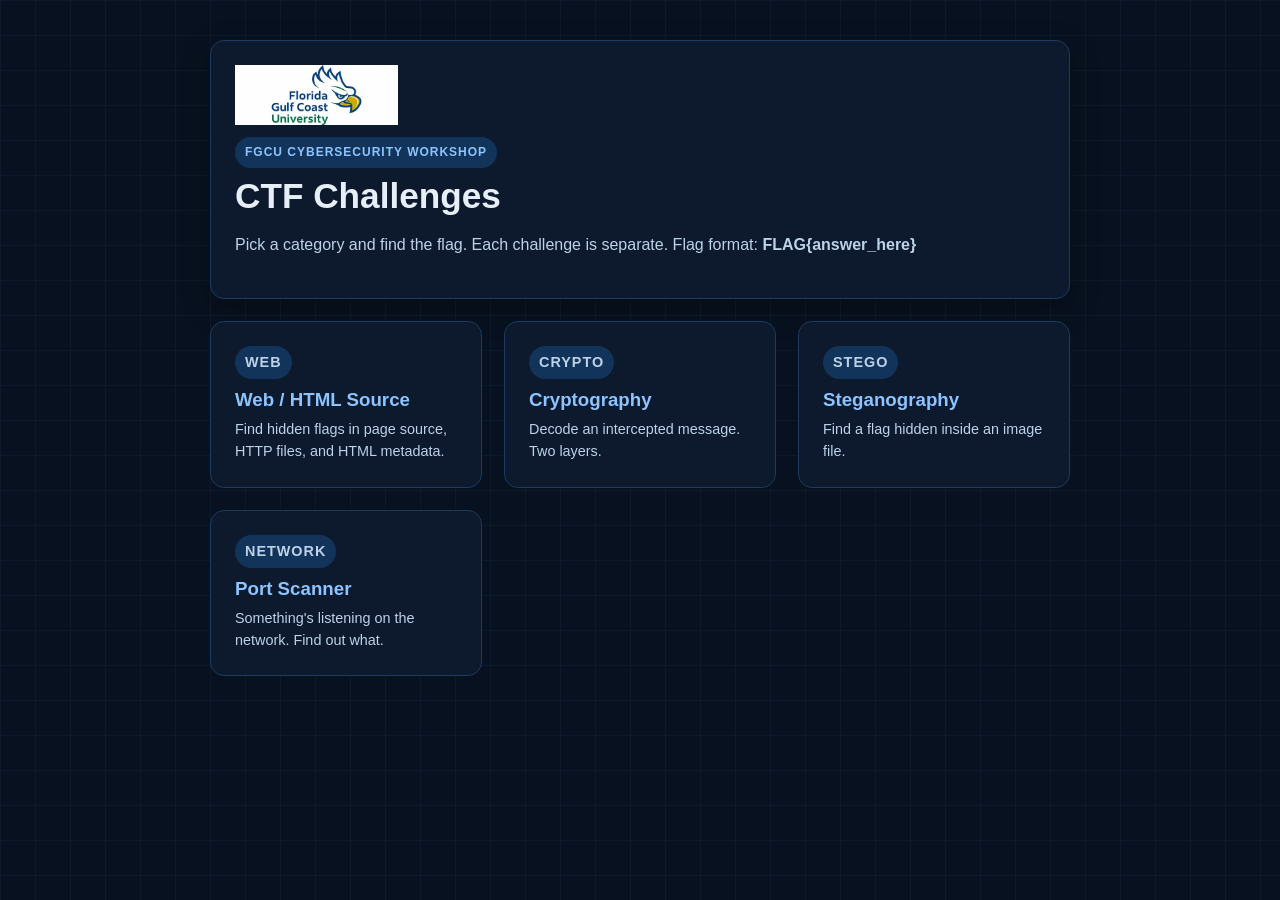
<file: index.html>
<!DOCTYPE html>
<html lang="en">
<head>
  <meta charset="UTF-8" />
  <meta name="viewport" content="width=device-width, initial-scale=1.0" />
  <title>FGCU CTF Challenges</title>
  <link rel="stylesheet" href="style.css" />
  <style>
    .challenge-grid {
      display: grid;
      grid-template-columns: repeat(auto-fit, minmax(240px, 1fr));
      gap: 22px;
    }
    .challenge-card {
      background: rgba(14, 27, 46, 0.95);
      border: 1px solid #1d3a5f;
      border-radius: 14px;
      padding: 24px;
      text-decoration: none;
      color: inherit;
      display: block;
      transition: border-color 0.2s;
    }
    .challenge-card:hover {
      border-color: #1f6feb;
    }
    .challenge-card.disabled {
      opacity: 0.4;
      cursor: not-allowed;
      pointer-events: none;
    }
    .challenge-card h3 {
      margin: 10px 0 8px;
      color: #8dc4ff;
    }
    .challenge-card p {
      margin: 0;
      font-size: 0.9rem;
      color: #bdd2e8;
      line-height: 1.5;
    }
    .soon {
      display: inline-block;
      font-size: 0.7rem;
      font-weight: bold;
      letter-spacing: 1px;
      background: #1d3a5f;
      color: #8dc4ff;
      padding: 3px 8px;
      border-radius: 999px;
      margin-top: 10px;
    }
  </style>
</head>
<body>
  <div class="background-grid"></div>

  <!-- main app layout -->
  <main class="container">
    <section class="card hero">
      <img src="fgcu_logo.png" alt="FGCU" style="height: 60px; margin-bottom: 12px; display: block;" />
      <p class="tag">FGCU CYBERSECURITY WORKSHOP</p>
      <h1>CTF Challenges</h1>
      <p class="subtitle">
        Pick a category and find the flag. Each challenge is separate.
        Flag format: <strong>FLAG{answer_here}</strong>
      </p>
    </section>

    <!-- grid of challenges -->
    <div class="challenge-grid">
      <a href="web.html" class="challenge-card">
        <p class="tag">WEB</p>
        <h3>Web / HTML Source</h3>
        <p>Find hidden flags in page source, HTTP files, and HTML metadata.</p>
      </a>

      <a href="crypto.html" class="challenge-card">
        <p class="tag">CRYPTO</p>
        <h3>Cryptography</h3>
        <p>Decode an intercepted message. Two layers.</p>
      </a>

      <a href="stego.html" class="challenge-card">
        <p class="tag">STEGO</p>
        <h3>Steganography</h3>
        <p>Find a flag hidden inside an image file.</p>
      </a>

      <a href="network.html" class="challenge-card">
        <p class="tag">NETWORK</p>
        <h3>Port Scanner</h3>
        <p>Something's listening on the network. Find out what.</p>
      </a>
    </div>
  </main>
</body>
</html>
</file>
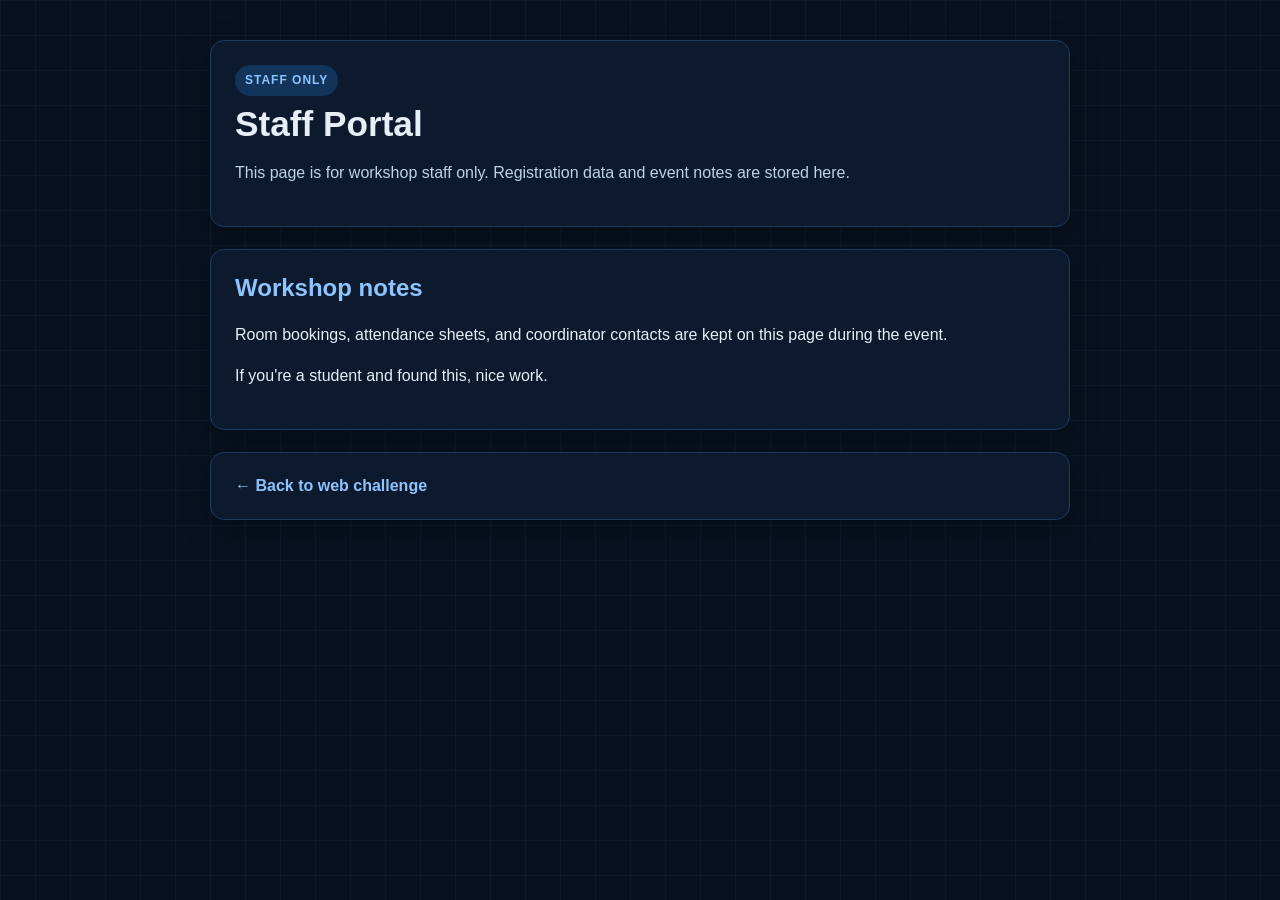
<file: admin.html>
<!DOCTYPE html>
<html lang="en">
<head>
  <meta charset="UTF-8" />
  <meta name="viewport" content="width=device-width, initial-scale=1.0" />
  <title>Staff Portal</title>
  <link rel="stylesheet" href="style.css" />
</head>
<body>
  <!-- background grid layout -->
  <div class="background-grid"></div>

  <!-- main content area -->
  <main class="container">
    <section class="card hero">
      <p class="tag">STAFF ONLY</p>
      <h1>Staff Portal</h1>
      <p class="subtitle">
        This page is for workshop staff only.
        Registration data and event notes are stored here.
      </p>
    </section>

    <!-- notes section -->
    <section class="card">
      <h2>Workshop notes</h2>
      <p>Room bookings, attendance sheets, and coordinator contacts are kept on this page during the event.</p>
      <p>If you're a student and found this, nice work.</p>
    </section>

    <section class="card">
      <a href="web.html" class="back-link">← Back to web challenge</a>
    </section>
  </main>

  <!-- found the admin page. now check the meta tags on event.html -->
</body>
</html>
</file>
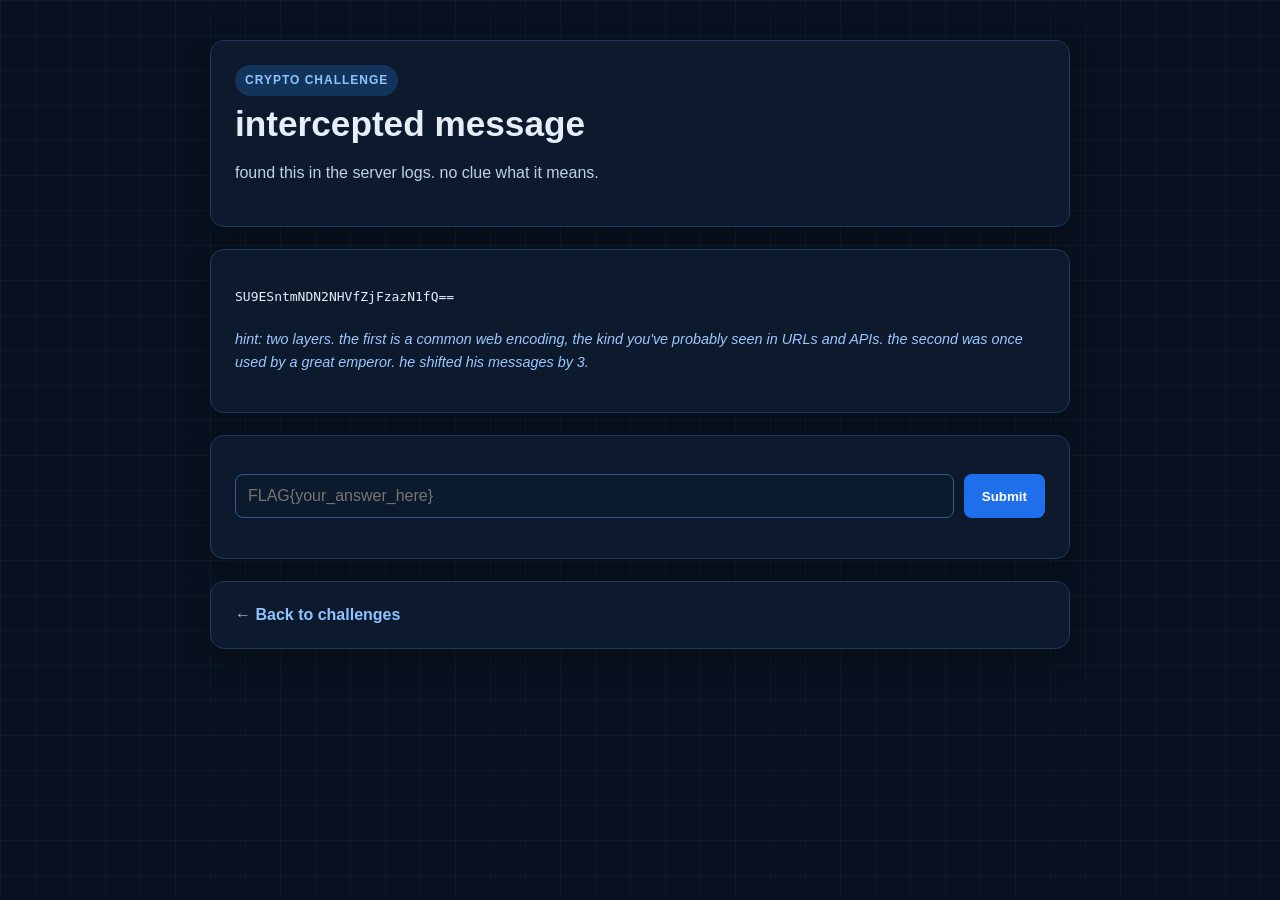
<file: crypto.html>
<!DOCTYPE html>
<html lang="en">
<head>
  <meta charset="UTF-8" />
  <meta name="viewport" content="width=device-width, initial-scale=1.0" />
  <title>Crypto Challenge</title>
  <link rel="stylesheet" href="style.css" />
</head>
<body>
  <div class="background-grid"></div>

  <!-- main container -->
  <main class="container">
    <!-- page header -->
    <section class="card hero">
      <p class="tag">CRYPTO CHALLENGE</p>
      <h1>intercepted message</h1>
      <p class="subtitle">
        found this in the server logs. no clue what it means.
      </p>
    </section>

    <section class="card">
      <p style="font-family: monospace; word-break: break-all;">SU9ESntmNDN2NHVfZjFzazN1fQ==</p>
      <p style="margin-top: 20px; font-size: 0.9rem;" class="hint">hint: two layers. the first is a common web encoding, the kind you've probably seen in URLs and APIs. the second was once used by a great emperor. he shifted his messages by 3.</p>
    </section>

    <section class="card">
      <div class="submit-row">
        <input id="cryptoInput" type="text" placeholder="FLAG{your_answer_here}" />
        <button onclick="checkCryptoFlag()">Submit</button>
      </div>
      <p id="cryptoResult" class="result"></p>
    </section>

    <section class="card">
      <a href="index.html" class="back-link">← Back to challenges</a>
    </section>
  </main>

  <!-- verify the flag -->
  <script>
    // check user input
    async function checkCryptoFlag() {
      const input = document.getElementById("cryptoInput").value.trim();
      const result = document.getElementById("cryptoResult");
      const hash = await sha256(input);
      const correctHash = "6d1145eaa74e7c3f8f1eef3cafd19b095b482863aaa56fb4dc33205439f72804";
      if (hash === correctHash) {
        result.textContent = "Correct! You decoded it.";
        result.style.color = "lightgreen";
      } else {
        result.textContent = "Not quite. Keep trying.";
        result.style.color = "salmon";
      }
    }

    // hash it up
    async function sha256(str) {
      const buf = new TextEncoder().encode(str);
      const hashBuf = await crypto.subtle.digest("SHA-256", buf);
      const hashArray = Array.from(new Uint8Array(hashBuf));
      return hashArray.map(b => b.toString(16).padStart(2, "0")).join("");
    }
  </script>
</body>
</html>
</file>
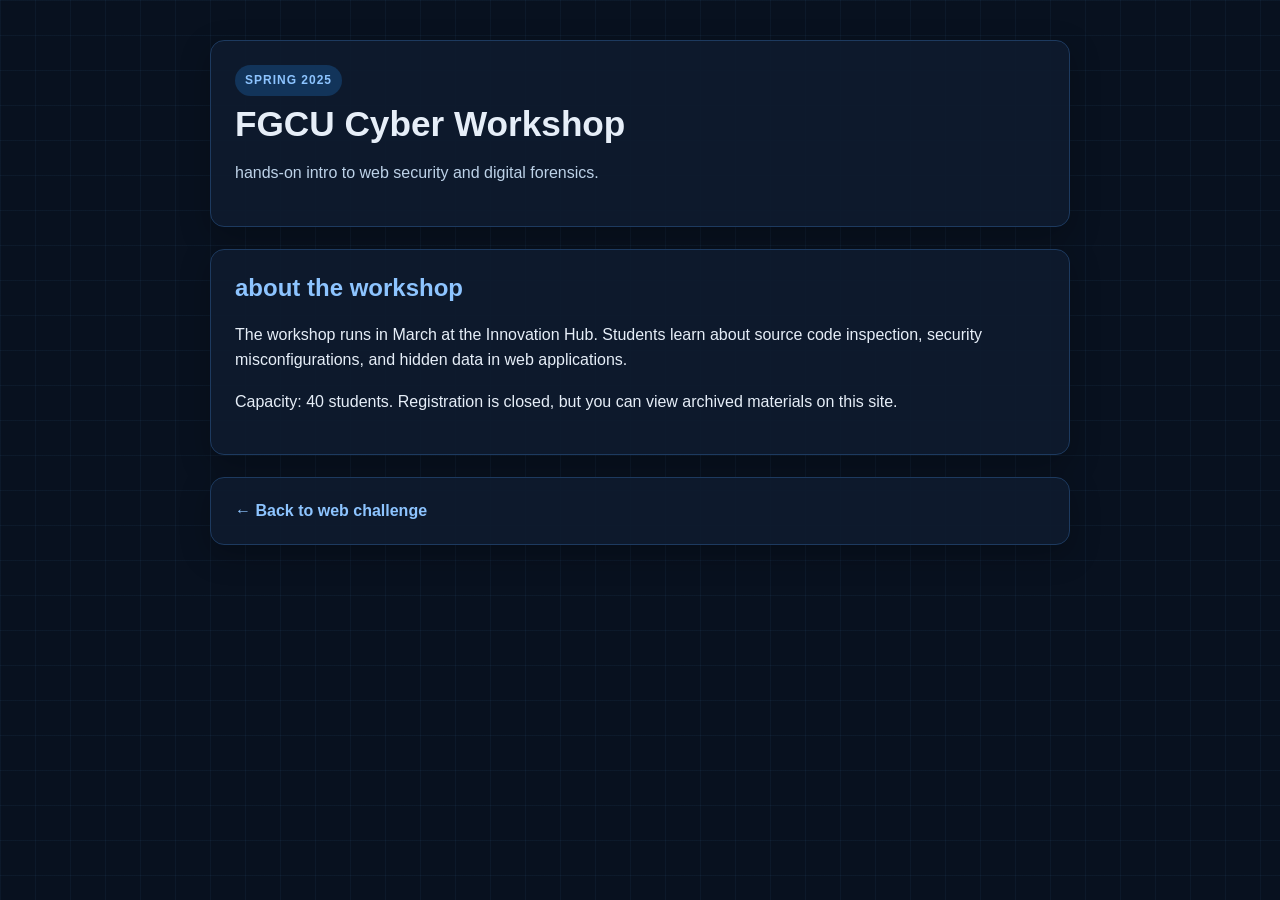
<file: event.html>
<!DOCTYPE html>
<html lang="en">
<head>
  <meta charset="UTF-8" />
  <meta name="viewport" content="width=device-width, initial-scale=1.0" />
  <meta name="author" content="FLAG{m3ta_d4ta}">
  <title>Event Info</title>
  <link rel="stylesheet" href="style.css" />
</head>
<body>
  <div class="background-grid"></div>

  <!-- page container -->
  <main class="container">
    <!-- header part -->
    <section class="card hero">
      <p class="tag">SPRING 2025</p>
      <h1>FGCU Cyber Workshop</h1>
      <p class="subtitle">
        hands-on intro to web security and digital forensics.
      </p>
    </section>

    <section class="card">
      <h2>about the workshop</h2>
      <p>The workshop runs in March at the Innovation Hub. Students learn about source code inspection, security misconfigurations, and hidden data in web applications.</p>
      <p>Capacity: 40 students. Registration is closed, but you can view archived materials on this site.</p>
    </section>

    <section class="card">
      <a href="web.html" class="back-link">← Back to web challenge</a>
    </section>
  </main>
</body>
</html>
</file>
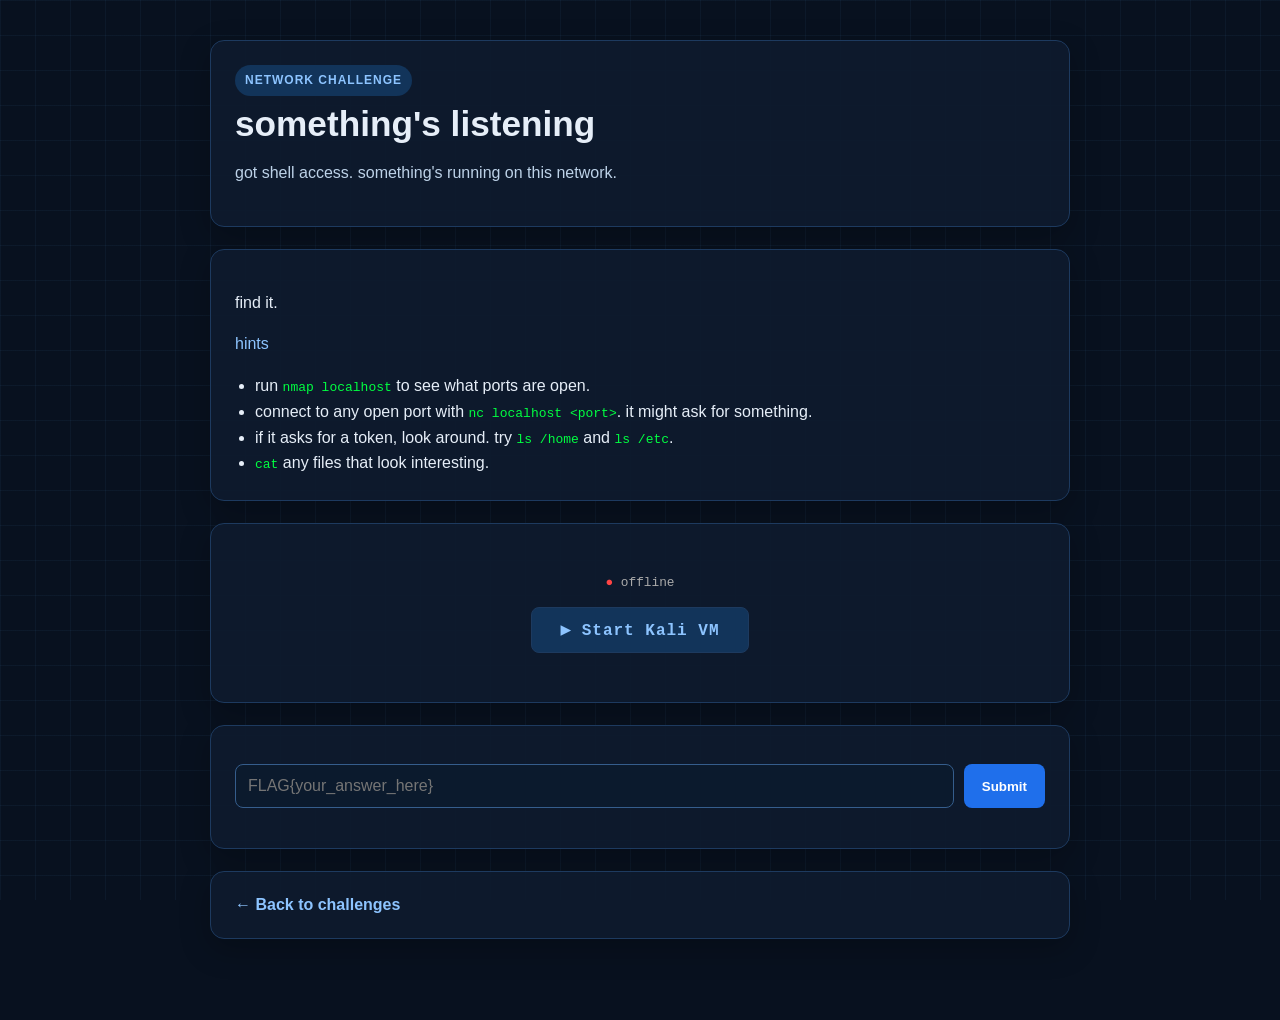
<file: network.html>
<!DOCTYPE html>
<html lang="en">
<head>
  <meta charset="UTF-8" />
  <meta name="viewport" content="width=device-width, initial-scale=1.0" />
  <title>Network Challenge</title>
  <link rel="stylesheet" href="style.css" />
</head>
<body>
  <div class="background-grid"></div>

  <main class="container">
    <!-- header section -->
    <section class="card hero">
      <p class="tag">NETWORK CHALLENGE</p>
      <h1>something's listening</h1>
      <p class="subtitle">got shell access. something's running on this network.</p>
    </section>

    <section class="card">
      <p>find it.</p>
      <p style="margin-top:14px;color:#8dc4ff;">hints</p>
      <ul style="margin:8px 0 0 0;padding-left:20px;line-height:2;">
        <li>run <code style="color:#00ff41;">nmap localhost</code> to see what ports are open.</li>
        <li>connect to any open port with <code style="color:#00ff41;">nc localhost &lt;port&gt;</code>. it might ask for something.</li>
        <li>if it asks for a token, look around. try <code style="color:#00ff41;">ls /home</code> and <code style="color:#00ff41;">ls /etc</code>.</li>
        <li><code style="color:#00ff41;">cat</code> any files that look interesting.</li>
      </ul>
    </section>

    <!-- kali vm iframe -->
    <section class="card" id="vm-card" style="min-height:180px;display:flex;align-items:center;justify-content:center;flex-direction:column;gap:14px;">
      <p style="margin:0;font-family:monospace;font-size:0.8rem;"><span id="vm-dot" style="color:#ff4444;">●</span> <span id="vm-label" style="color:#aaa;">offline</span> <span id="vm-timer" style="color:#555;"></span></p>
      <button onclick="bootVM()" id="vm-btn" style="background:#12345a;color:#8dc4ff;border:1px solid #1d3a5f;border-radius:8px;padding:12px 28px;font-family:monospace;font-size:1rem;cursor:pointer;letter-spacing:1px;">▶ Start Kali VM</button>
      <p id="vm-status" style="display:none;margin:0;color:#00ff41;font-family:monospace;font-size:0.85rem;">booting kali linux... (~30 seconds)</p>
      <div id="vm-frame" style="width:100%;display:none;"></div>
    </section>

    <script>
      var vmTimeout, vmCountdown;

      // handle vm boot
      function killVM() {
        clearInterval(vmCountdown);
        var frame = document.getElementById('vm-frame');
        frame.innerHTML = '';
        frame.style.display = 'none';
        document.getElementById('vm-dot').style.color = '#ff4444';
        document.getElementById('vm-label').textContent = 'offline';
        document.getElementById('vm-label').style.color = '#aaa';
        document.getElementById('vm-timer').textContent = '';
        document.getElementById('vm-btn').style.display = 'inline-block';
        document.getElementById('vm-card').style.minHeight = '180px';
        document.getElementById('vm-card').style.justifyContent = 'center';
        document.getElementById('vm-card').style.padding = '';
      }

      function bootVM() {
        document.getElementById('vm-btn').style.display = 'none';
        document.getElementById('vm-status').style.display = 'block';
        document.getElementById('vm-dot').style.color = '#00ff41';
        document.getElementById('vm-label').textContent = 'online';
        document.getElementById('vm-label').style.color = '#00ff41';
        document.getElementById('vm-card').style.minHeight = '560px';

        var secs = 600;
        vmCountdown = setInterval(function() {
          secs--;
          var m = Math.floor(secs / 60), s = secs % 60;
          document.getElementById('vm-timer').textContent = '(' + m + ':' + (s < 10 ? '0' : '') + s + ')';
          if (secs <= 0) killVM();
        }, 1000);

        var iframe = document.createElement('iframe');
        iframe.src = 'https://ctf-demo-1.onrender.com';
        iframe.width = '100%';
        iframe.height = '520';
        iframe.style.cssText = 'border:none;display:block;border-radius:10px;';
        iframe.allow = 'clipboard-read; clipboard-write';
        iframe.onload = function() {
          document.getElementById('vm-status').style.display = 'none';
          document.getElementById('vm-card').style.justifyContent = 'flex-start';
          document.getElementById('vm-card').style.padding = '0';
        };
        document.getElementById('vm-frame').appendChild(iframe);
        document.getElementById('vm-frame').style.display = 'block';
      }
    </script>

    <section class="card">
      <div class="submit-row">
        <input id="netInput" type="text" placeholder="FLAG{your_answer_here}" />
        <button onclick="checkFlag()">Submit</button>
      </div>
      <p id="netResult" class="result"></p>
    </section>

    <section class="card">
      <a href="index.html" class="back-link">← Back to challenges</a>
    </section>
  </main>

  <script>
    // check the flag
    async function checkFlag() {
      var val = document.getElementById("netInput").value.trim();
      var res = document.getElementById("netResult");
      var hash = await sha256(val);
      var correct = "5cd99f0a1280fb83d82eef87b76b8a2e6df47533162a9170f032b431b994bc62";
      if (hash == correct) {
        res.textContent = "Correct! You found the open port.";
        res.style.color = "lightgreen";
      } else {
        res.textContent = "Not quite. Keep scanning.";
        res.style.color = "salmon";
      }
    }

    async function sha256(str) {
      var buf = new TextEncoder().encode(str);
      var hashBuf = await crypto.subtle.digest("SHA-256", buf);
      return Array.from(new Uint8Array(hashBuf)).map(b => b.toString(16).padStart(2, "0")).join("");
    }
  </script>
</body>
</html>
</file>
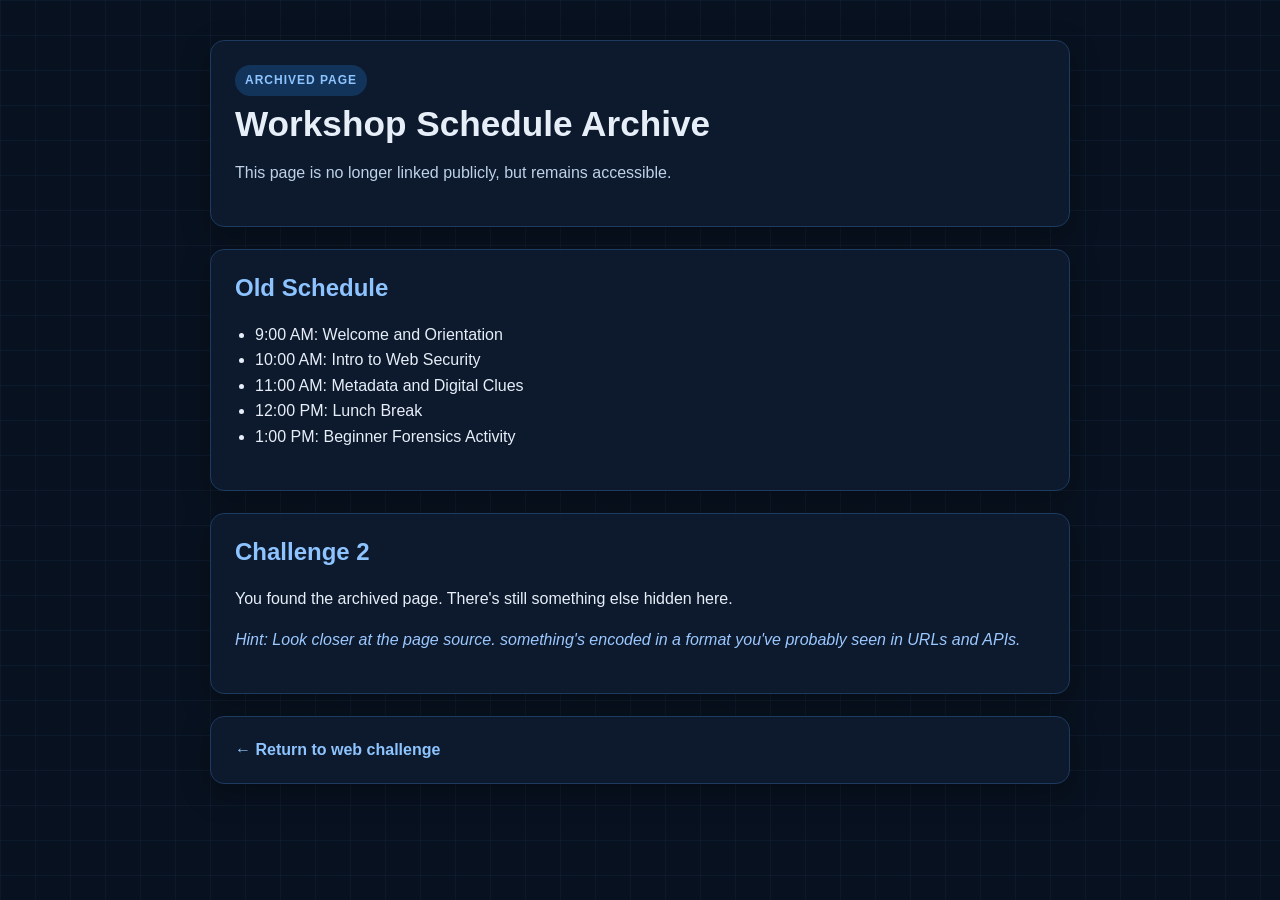
<file: old_schedule.html>
<!DOCTYPE html>
<html lang="en">
<head>
  <meta charset="UTF-8" />
  <meta name="viewport" content="width=device-width, initial-scale=1.0" />
  <title>Archived Schedule</title>
  <link rel="stylesheet" href="style.css" />
</head>
<body>
  <div class="background-grid"></div>

  <!-- main wrap -->
  <main class="container">
    <section class="card hero">
      <p class="tag">ARCHIVED PAGE</p>
      <h1>Workshop Schedule Archive</h1>
      <p class="subtitle">
        This page is no longer linked publicly, but remains accessible.
      </p>
    </section>

    <!-- schedule list -->
    <section class="card">
      <h2>Old Schedule</h2>
      <ul class="schedule">
        <li>9:00 AM: Welcome and Orientation</li>
        <li>10:00 AM: Intro to Web Security</li>
        <li>11:00 AM: Metadata and Digital Clues</li>
        <li>12:00 PM: Lunch Break</li>
        <li>1:00 PM: Beginner Forensics Activity</li>
      </ul>
    </section>

    <section class="card">
      <h2>Challenge 2</h2>
      <p>
        You found the archived page. There's still something else hidden here.
      </p>
      <p class="hint">Hint: Look closer at the page source. something's encoded in a format you've probably seen in URLs and APIs.</p>
    </section>

    <section class="card">
      <a href="web.html" class="back-link">← Return to web challenge</a>
    </section>
  </main>
  <!-- c2l0ZSByZWY6IGFkbWluLmh0bWw= -->
</body>
</html>
</file>
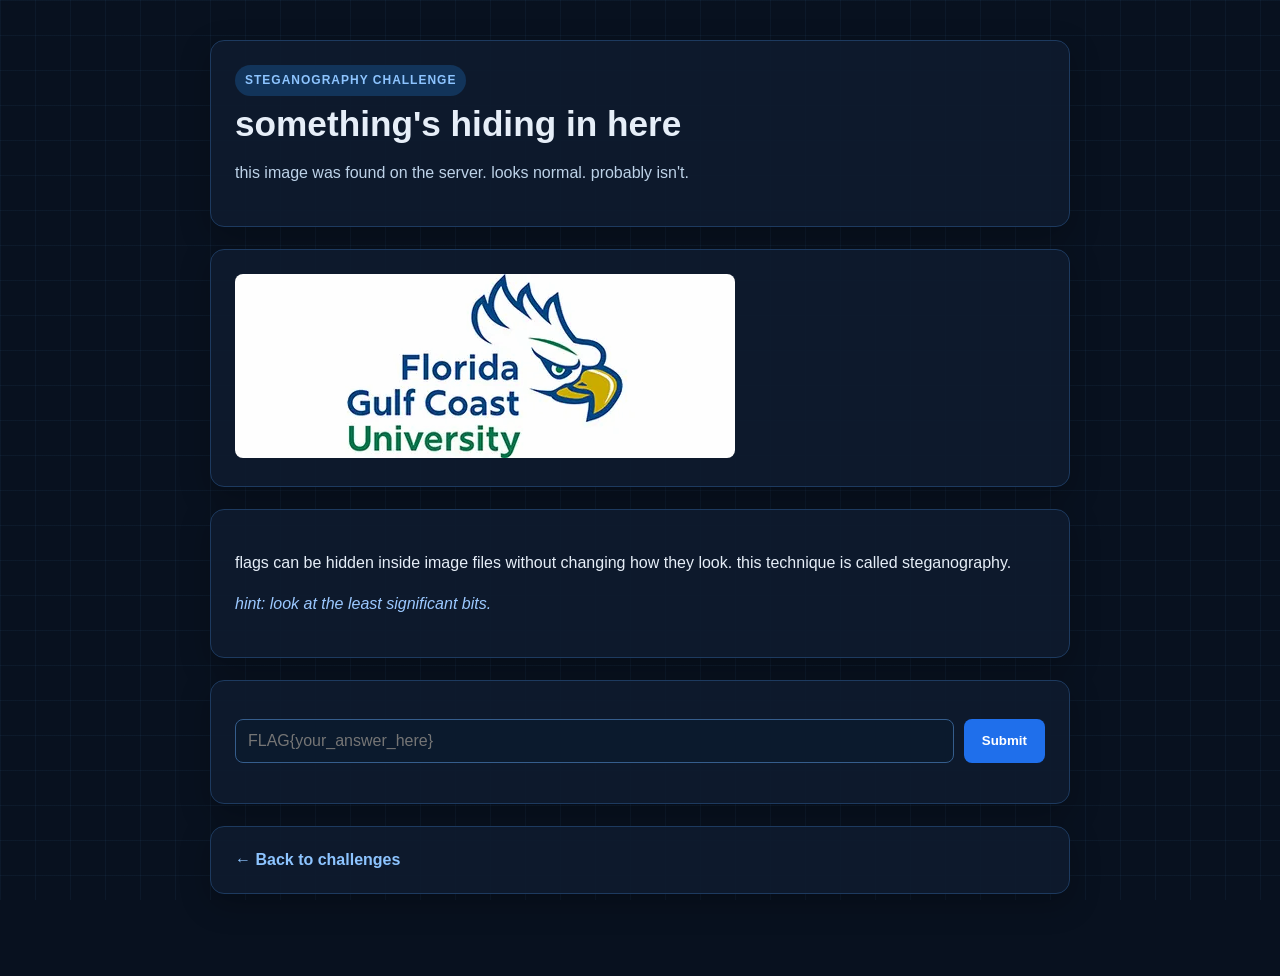
<file: stego.html>
<!DOCTYPE html>
<html lang="en">
<head>
  <meta charset="UTF-8" />
  <meta name="viewport" content="width=device-width, initial-scale=1.0" />
  <title>Steganography Challenge</title>
  <link rel="stylesheet" href="style.css" />
</head>
<body>
  <div class="background-grid"></div>

  <main class="container">
    <!-- title card -->
    <section class="card hero">
      <p class="tag">STEGANOGRAPHY CHALLENGE</p>
      <h1>something's hiding in here</h1>
      <p class="subtitle">
        this image was found on the server. looks normal. probably isn't.
      </p>
    </section>

    <section class="card">
      <!-- challenge image -->
      <img src="fgcu_logo.png" alt="FGCU Logo" style="max-width: 100%; border-radius: 8px;" />
    </section>

    <section class="card">
      <p>flags can be hidden inside image files without changing how they look. this technique is called steganography.</p>
      <p style="margin-top: 12px;" class="hint">hint: look at the least significant bits.</p>
    </section>

    <section class="card">
      <div class="submit-row">
        <input id="stegoInput" type="text" placeholder="FLAG{your_answer_here}" />
        <button onclick="checkStegoFlag()">Submit</button>
      </div>
      <p id="stegoResult" class="result"></p>
    </section>

    <section class="card">
      <a href="index.html" class="back-link">← Back to challenges</a>
    </section>
  </main>

  <script>
    // flag verification logic
    async function checkStegoFlag() {
      const input = document.getElementById("stegoInput").value.trim();
      const result = document.getElementById("stegoResult");
      const hash = await sha256(input);
      const correctHash = "7c39c80ef9e9c9557b546dd8fcb7fc51028cfa52cecf43cb15ff1ad32f5b4264";
      if (hash === correctHash) {
        result.textContent = "Correct! You found the hidden flag.";
        result.style.color = "lightgreen";
      } else {
        result.textContent = "Not quite. Keep digging.";
        result.style.color = "salmon";
      }
    }

    async function sha256(str) {
      const buf = new TextEncoder().encode(str);
      const hashBuf = await crypto.subtle.digest("SHA-256", buf);
      return Array.from(new Uint8Array(hashBuf))
        .map(b => b.toString(16).padStart(2, "0")).join("");
    }
  </script>
</body>
</html>
</file>
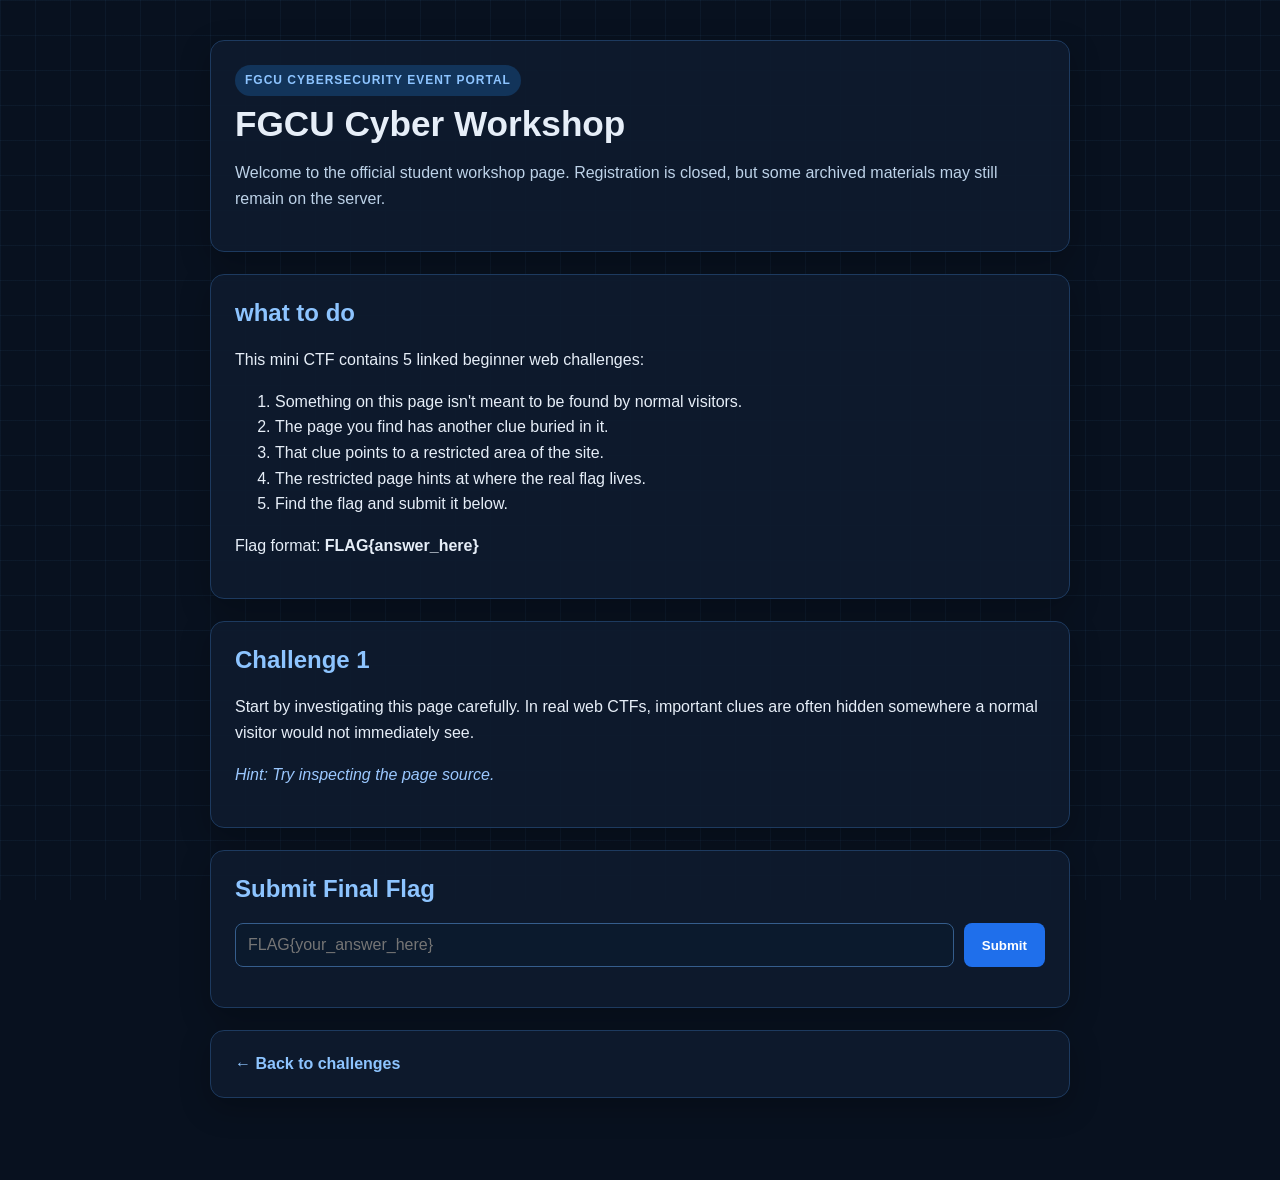
<file: web.html>
<!DOCTYPE html>
<html lang="en">
<head>
  <meta charset="UTF-8" />
  <meta name="viewport" content="width=device-width, initial-scale=1.0" />
  <title>Web Challenge</title>
  <link rel="stylesheet" href="style.css" />
</head>
<body>
  <div class="background-grid"></div>

  <main class="container">
    <section class="card hero">
      <p class="tag">FGCU CYBERSECURITY EVENT PORTAL</p>
      <h1>FGCU Cyber Workshop</h1>
      <p class="subtitle">
        Welcome to the official student workshop page. Registration is closed,
        but some archived materials may still remain on the server.
      </p>
    </section>

    <!-- instructions section -->
    <section class="card">
      <h2>what to do</h2>
      <p>This mini CTF contains 5 linked beginner web challenges:</p>
      <ol>
        <li>Something on this page isn't meant to be found by normal visitors.</li>
        <li>The page you find has another clue buried in it.</li>
        <li>That clue points to a restricted area of the site.</li>
        <li>The restricted page hints at where the real flag lives.</li>
        <li>Find the flag and submit it below.</li>
      </ol>
      <p>
        Flag format: <strong>FLAG{answer_here}</strong>
      </p>
    </section>

    <section class="card">
      <h2>Challenge 1</h2>
      <p>
        Start by investigating this page carefully. In real web CTFs, important
        clues are often hidden somewhere a normal visitor would not immediately see.
      </p>
      <p class="hint">Hint: Try inspecting the page source.</p>
    </section>

    <section class="card">
      <h2>Submit Final Flag</h2>
      <div class="submit-row">
        <input id="flagInput" type="text" placeholder="FLAG{your_answer_here}" />
        <button onclick="checkFlag()">Submit</button>
      </div>
      <p id="resultMessage" class="result"></p>
    </section>

    <section class="card">
      <a href="index.html" class="back-link">← Back to challenges</a>
    </section>
  </main>

  <script src="script.js"></script>

  <!-- Archived workshop page moved to old_schedule.html -->
</body>
</html>
</file>
<file: style.css>
* {
  box-sizing: border-box;
}

body {
  margin: 0;
  font-family: Arial, Helvetica, sans-serif;
  background: #08111f;
  color: #e6eef8;
  min-height: 100vh;
  position: relative;
  overflow-x: hidden;
}

.background-grid {
  position: fixed;
  inset: 0;
  background-image:
    linear-gradient(rgba(70, 130, 180, 0.08) 1px, transparent 1px),
    linear-gradient(90deg, rgba(70, 130, 180, 0.08) 1px, transparent 1px);
  background-size: 35px 35px;
  pointer-events: none;
  z-index: 0;
}

.container {
  position: relative;
  z-index: 1;
  max-width: 900px;
  margin: 0 auto;
  padding: 40px 20px 60px;
}

.card {
  background: rgba(14, 27, 46, 0.95);
  border: 1px solid #1d3a5f;
  border-radius: 14px;
  padding: 24px;
  margin-bottom: 22px;
  box-shadow: 0 10px 30px rgba(0, 0, 0, 0.25);
}

.hero h1 {
  margin-top: 8px;
  margin-bottom: 10px;
  font-size: 2.2rem;
}

.tag {
  display: inline-block;
  margin: 0;
  padding: 6px 10px;
  border-radius: 999px;
  font-size: 0.75rem;
  font-weight: bold;
  letter-spacing: 1px;
  background: #12345a;
  color: #8dc4ff;
}

.subtitle {
  color: #bdd2e8;
  line-height: 1.6;
}

h2 {
  margin-top: 0;
  color: #8dc4ff;
}

p,
li,
ol {
  line-height: 1.6;
}

.submit-row {
  display: flex;
  gap: 10px;
  flex-wrap: wrap;
  margin-top: 14px;
}

input {
  flex: 1;
  min-width: 240px;
  padding: 12px;
  border-radius: 8px;
  border: 1px solid #355d8c;
  background: #0b1a2d;
  color: white;
  font-size: 1rem;
}

button {
  padding: 12px 18px;
  border: none;
  border-radius: 8px;
  background: #1f6feb;
  color: white;
  font-weight: bold;
  cursor: pointer;
}

button:hover {
  background: #3c84f7;
}

.result {
  margin-top: 14px;
  font-weight: bold;
}

.hint {
  color: #9bc8ff;
  font-style: italic;
}

.schedule {
  padding-left: 20px;
}

.back-link {
  color: #8dc4ff;
  text-decoration: none;
  font-weight: bold;
}

.back-link:hover {
  text-decoration: underline;
}
</file>
